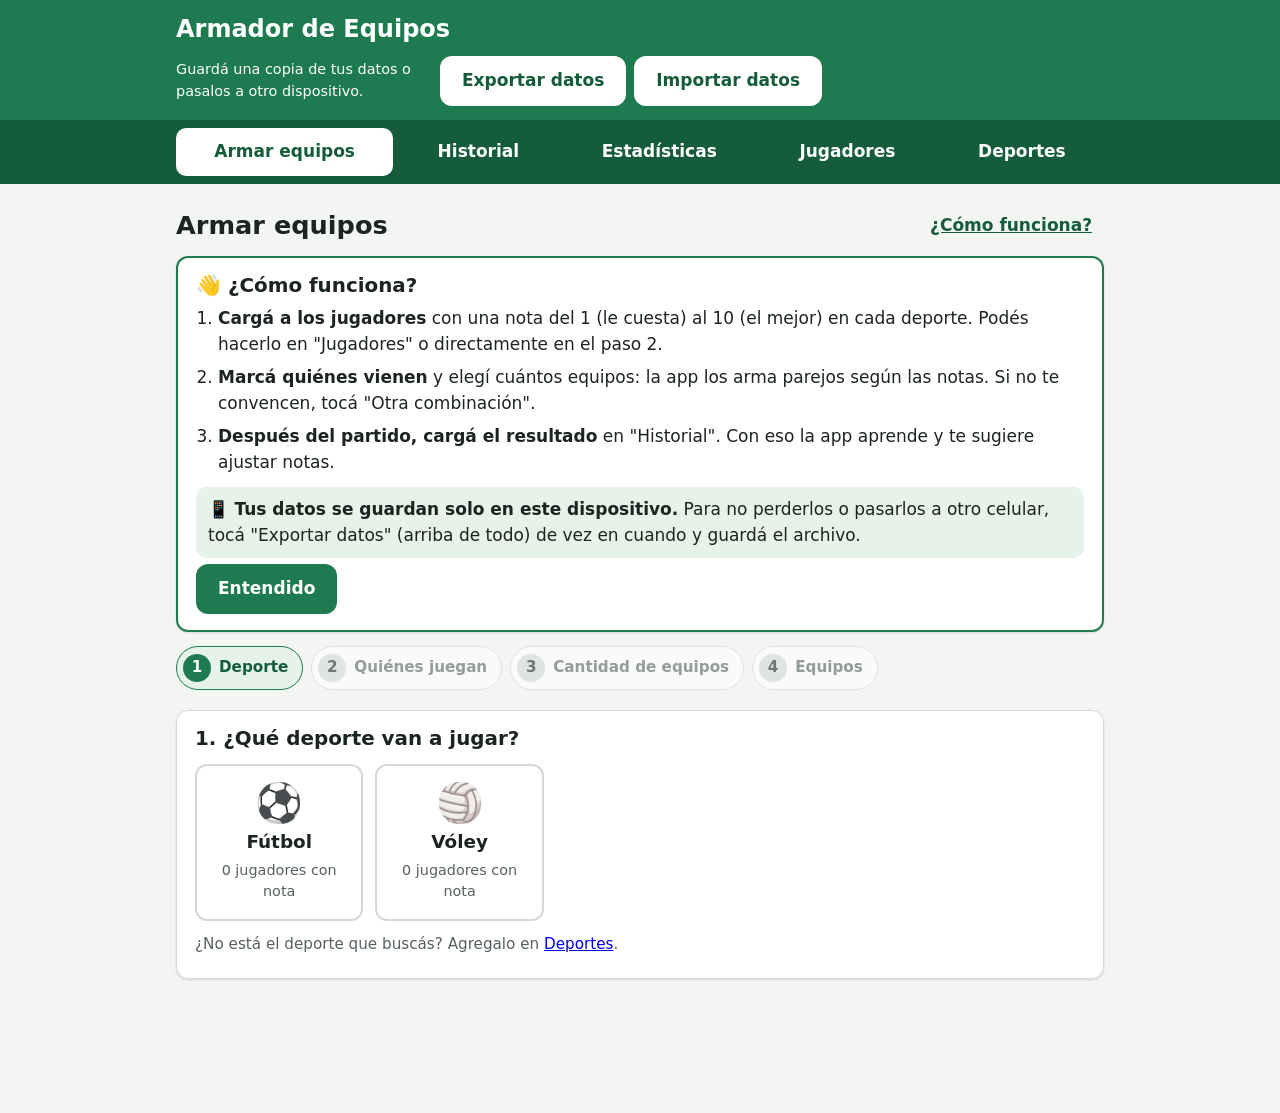
<file: index.html>
<!DOCTYPE html>
<html lang="es">
<head>
  <meta charset="UTF-8">
  <meta name="viewport" content="width=device-width, initial-scale=1">
  <title>Armador de Equipos</title>
  <!-- Ícono de la pestaña: una pelota dibujada con un emoji -->
  <link rel="icon" href="data:image/svg+xml,<svg xmlns='http://www.w3.org/2000/svg' viewBox='0 0 100 100'><text y='.9em' font-size='90'>⚽</text></svg>">
  <link rel="stylesheet" href="styles.css">
  <!-- Para poder "instalar" la app en el celular (ícono en la pantalla de inicio).
       El archivo manifest.webmanifest se agrega desde inicio.js solo cuando la app
       está publicada en internet (abierta con doble clic no hace falta y daría error). -->
  <meta name="theme-color" content="#1e7b4f">
  <link rel="apple-touch-icon" href="iconos/icono-180.png">
  <meta name="apple-mobile-web-app-capable" content="yes">
  <meta name="apple-mobile-web-app-title" content="Equipos">
</head>
<body>

  <!-- ===== ENCABEZADO: siempre visible arriba, igual en todas las pantallas ===== -->
  <header class="encabezado">
    <div class="contenedor encabezado-contenido">
      <h1 class="titulo-app">Armador de Equipos</h1>

      <!-- Respaldo de datos: Exportar / Importar -->
      <div class="caja-respaldo">
        <p class="caja-respaldo-texto">Guardá una copia de tus datos o pasalos a otro dispositivo.</p>
        <div class="caja-respaldo-botones">
          <button type="button" id="boton-exportar" class="boton boton-claro">Exportar datos</button>
          <button type="button" id="boton-importar" class="boton boton-claro">Importar datos</button>
          <!-- Selector de archivo oculto: lo abre el botón "Importar datos" -->
          <input type="file" id="archivo-importar" accept=".json,application/json" hidden>
        </div>
      </div>
    </div>

    <!-- Menú principal. Cada enlace cambia la parte "#..." de la dirección
         y la app muestra la pantalla que corresponde.
         En la compu va arriba; en el celular, fijo abajo (con íconos), como en las apps. -->
    <nav class="menu" aria-label="Menú principal">
      <div class="contenedor menu-contenido">
        <a href="#armar" data-pantalla="armar" class="menu-boton">
          <span class="menu-icono" aria-hidden="true">⚖️</span>
          <span class="menu-texto-largo">Armar equipos</span><span class="menu-texto-corto">Armar</span>
        </a>
        <a href="#historial" data-pantalla="historial" class="menu-boton">
          <span class="menu-icono" aria-hidden="true">📋</span><span>Historial</span>
        </a>
        <a href="#estadisticas" data-pantalla="estadisticas" class="menu-boton">
          <span class="menu-icono" aria-hidden="true">📊</span><span>Estadísticas</span>
        </a>
        <a href="#jugadores" data-pantalla="jugadores" class="menu-boton">
          <span class="menu-icono" aria-hidden="true">👥</span><span>Jugadores</span>
        </a>
        <a href="#deportes" data-pantalla="deportes" class="menu-boton">
          <span class="menu-icono" aria-hidden="true">🏅</span><span>Deportes</span>
        </a>
      </div>
    </nav>
  </header>

  <!-- Avisos importantes que quedan fijos (ej: "este navegador no puede guardar") -->
  <div id="aviso-fijo" class="contenedor" hidden></div>

  <!-- Recordatorio de hacer una copia de los datos (aparece solo cuando hace falta) -->
  <div id="recordatorios" class="contenedor"></div>

  <!-- Acá se dibuja la pantalla elegida en el menú -->
  <main id="pantalla" class="contenedor" tabindex="-1"></main>

  <!-- Mensajes cortos que aparecen abajo y se van solos -->
  <div id="avisos" class="avisos" aria-live="polite"></div>

  <!-- Ventana para pedir confirmación antes de borrar o reemplazar algo -->
  <dialog id="dialogo" class="dialogo" aria-labelledby="dialogo-titulo">
    <h2 id="dialogo-titulo"></h2>
    <div id="dialogo-mensaje" class="dialogo-mensaje"></div>
    <div class="dialogo-botones">
      <button type="button" id="dialogo-cancelar" class="boton boton-secundario">Cancelar</button>
      <button type="button" id="dialogo-confirmar" class="boton boton-principal">Aceptar</button>
    </div>
  </dialog>

  <noscript>
    <p class="contenedor">Esta app necesita JavaScript para funcionar. Activalo en tu navegador y volvé a abrirla.</p>
  </noscript>

  <!-- ===== SCRIPTS: el orden importa (cada uno usa cosas de los anteriores) ===== -->
  <script src="js/datos.js"></script>              <!-- datos y guardado -->
  <script src="js/cambios.js"></script>            <!-- cambios sobre jugadores y deportes -->
  <script src="js/balanceo.js"></script>           <!-- algoritmo para armar equipos parejos -->
  <script src="js/calculos.js"></script>           <!-- cuentas para estadísticas y sugerencias -->
  <script src="js/ui.js"></script>                 <!-- herramientas de pantalla comunes -->
  <script src="js/respaldo.js"></script>           <!-- exportar / importar -->
  <script src="js/pantalla-armar.js"></script>
  <script src="js/pantalla-historial.js"></script>
  <script src="js/pantalla-estadisticas.js"></script>
  <script src="js/pantalla-jugadores.js"></script>
  <script src="js/pantalla-deportes.js"></script>
  <script src="js/inicio.js"></script>             <!-- arranca la app (siempre último) -->
</body>
</html>
</file>
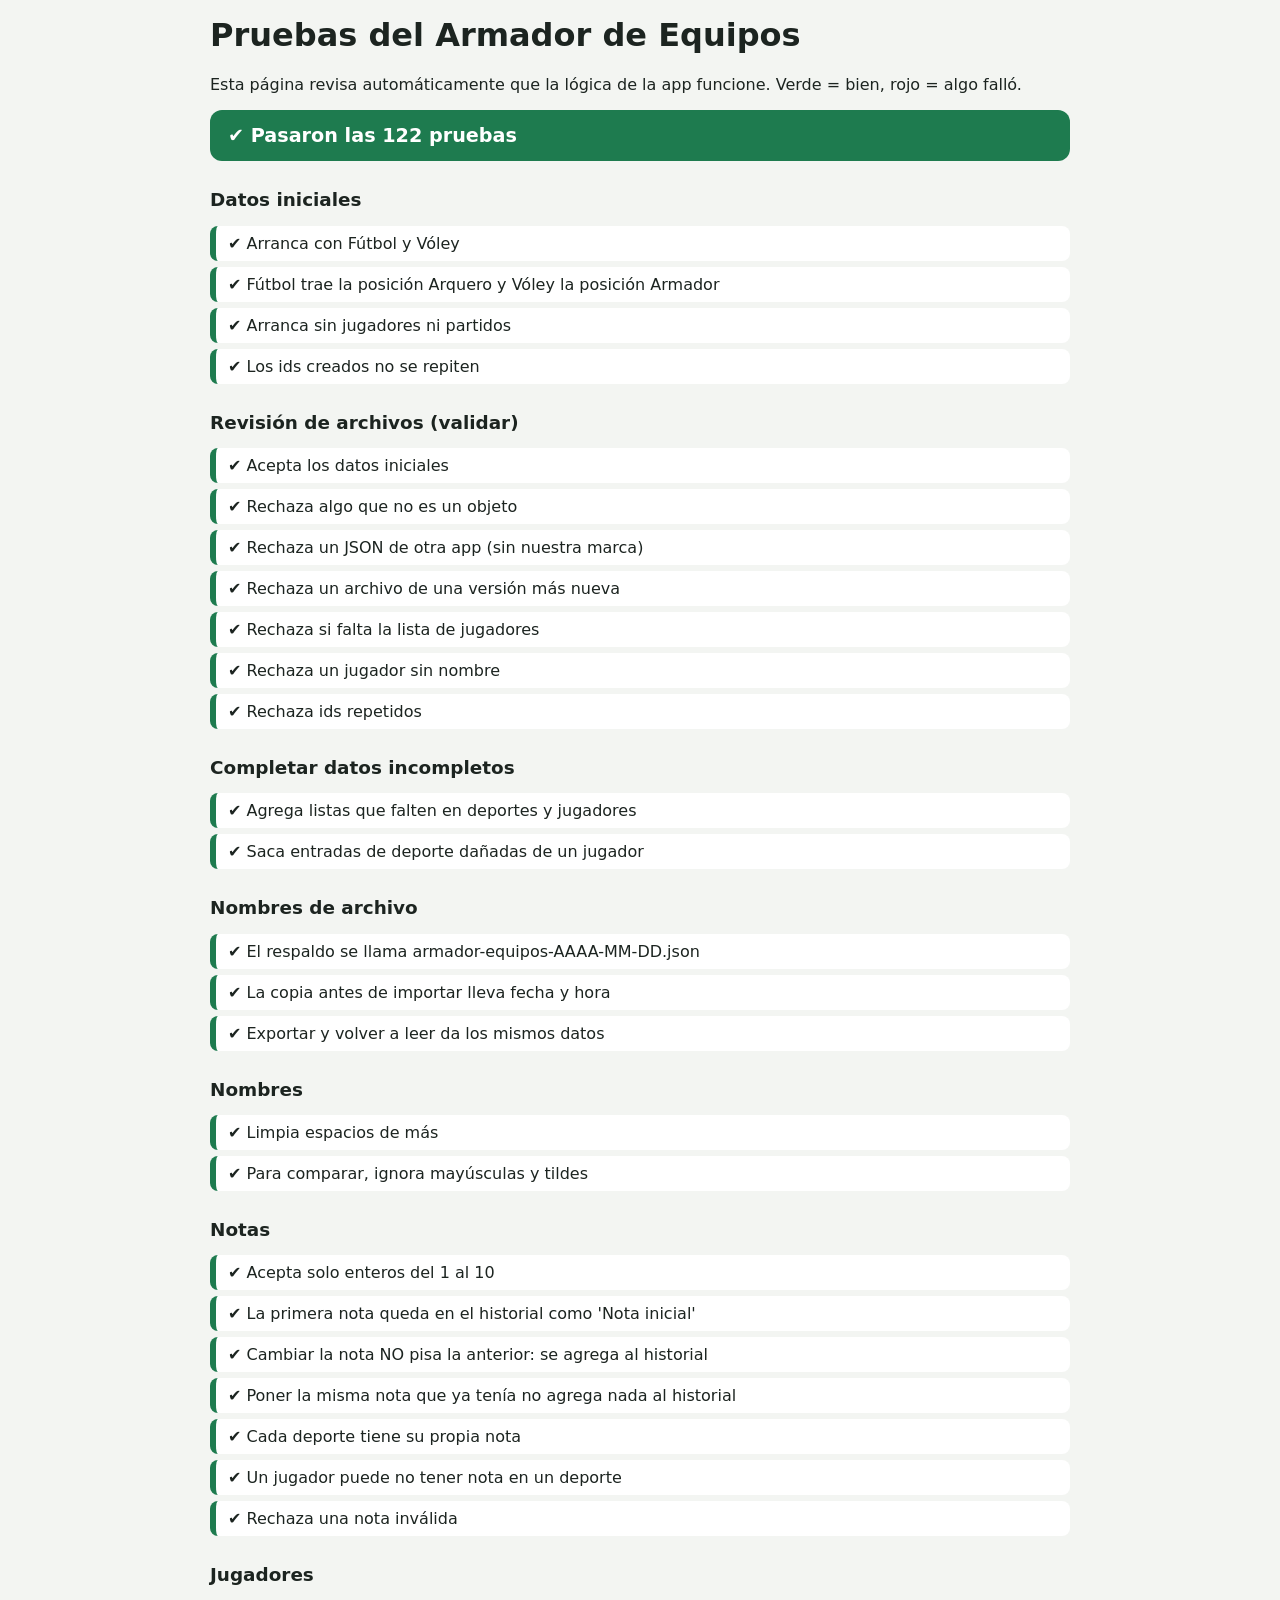
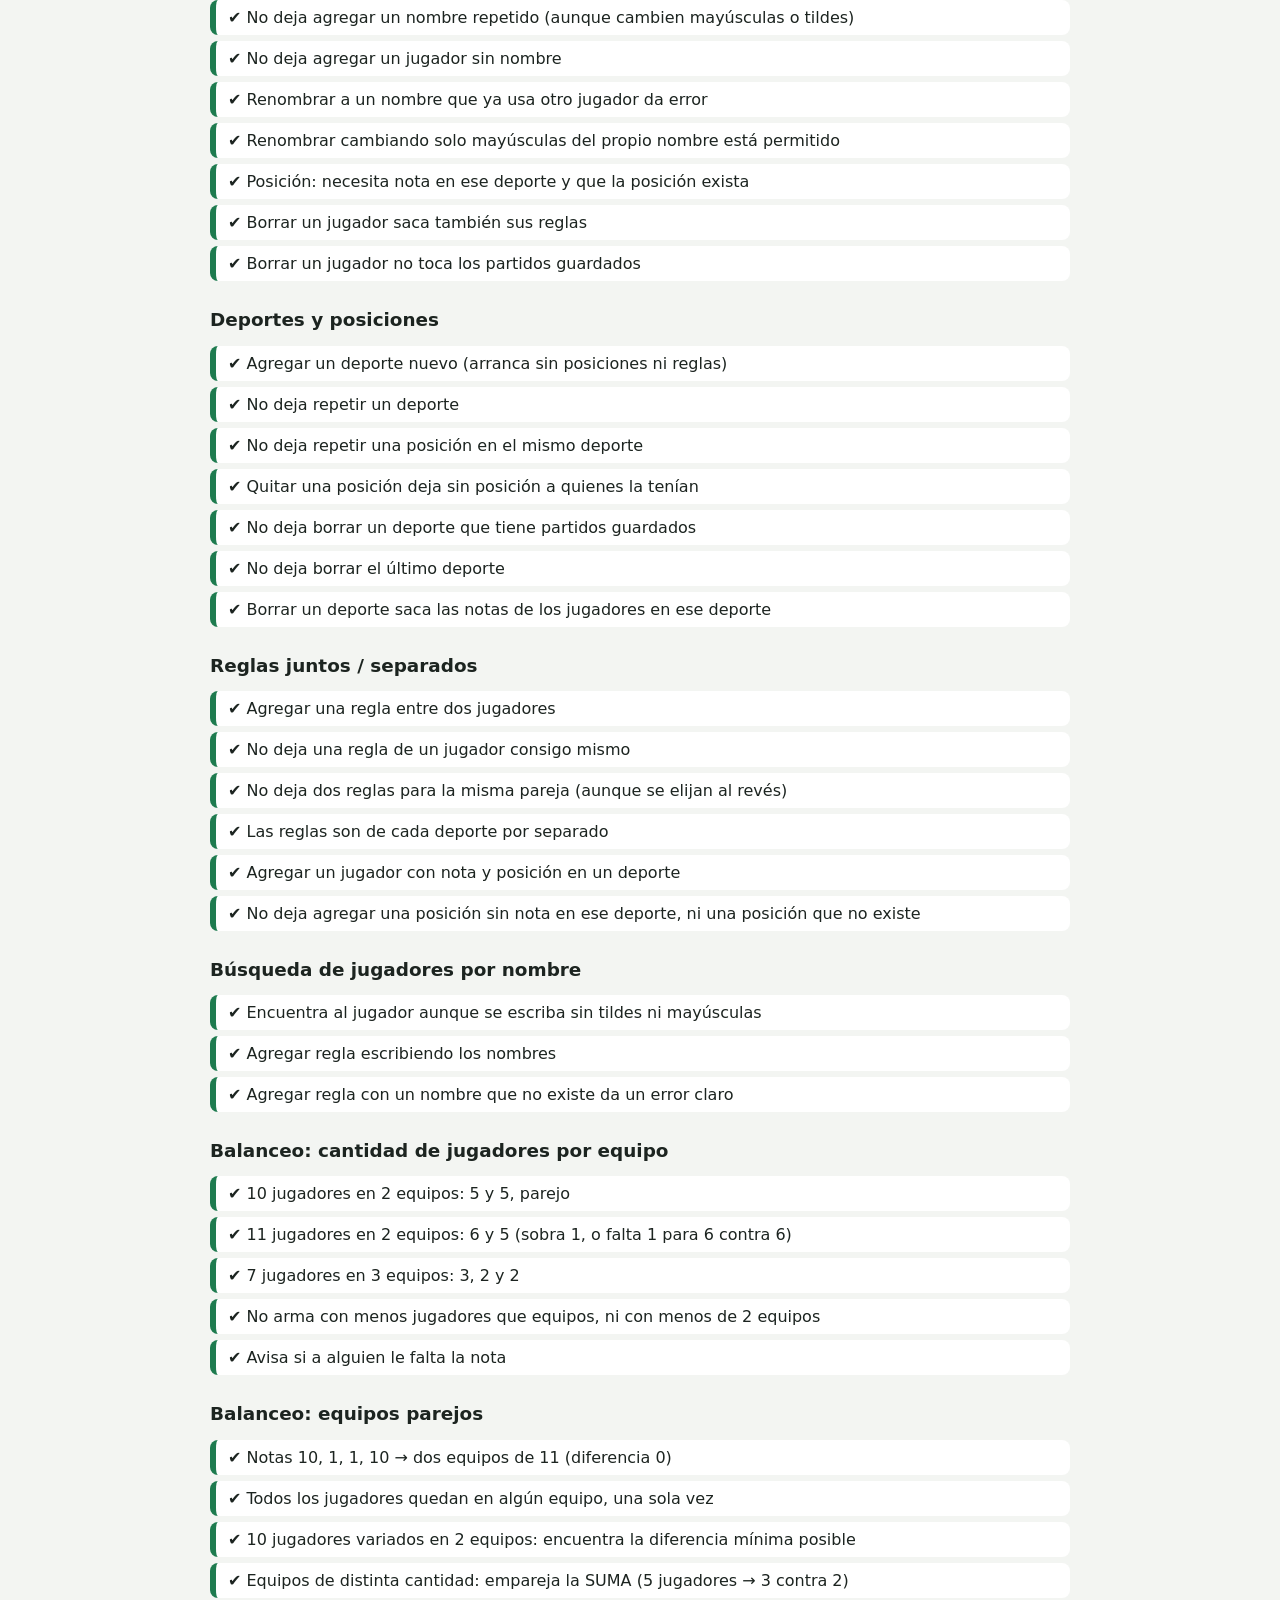
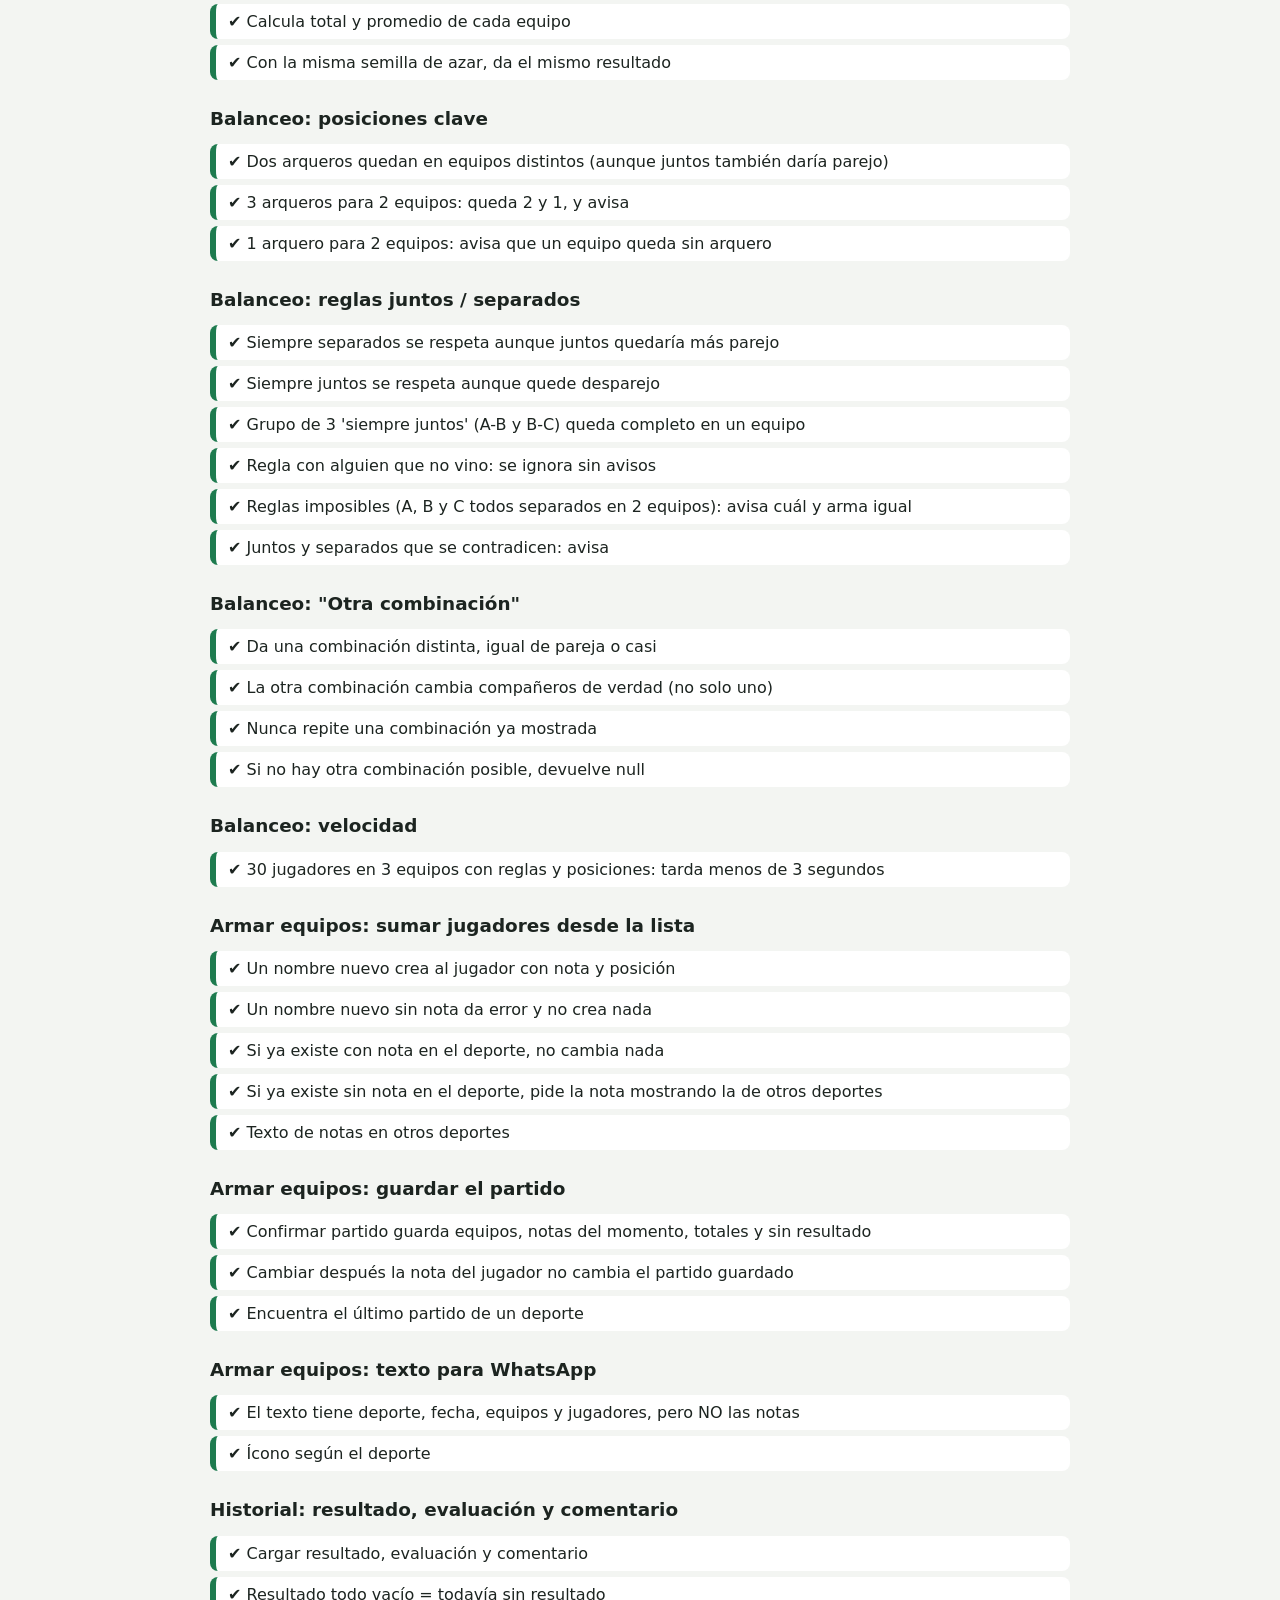
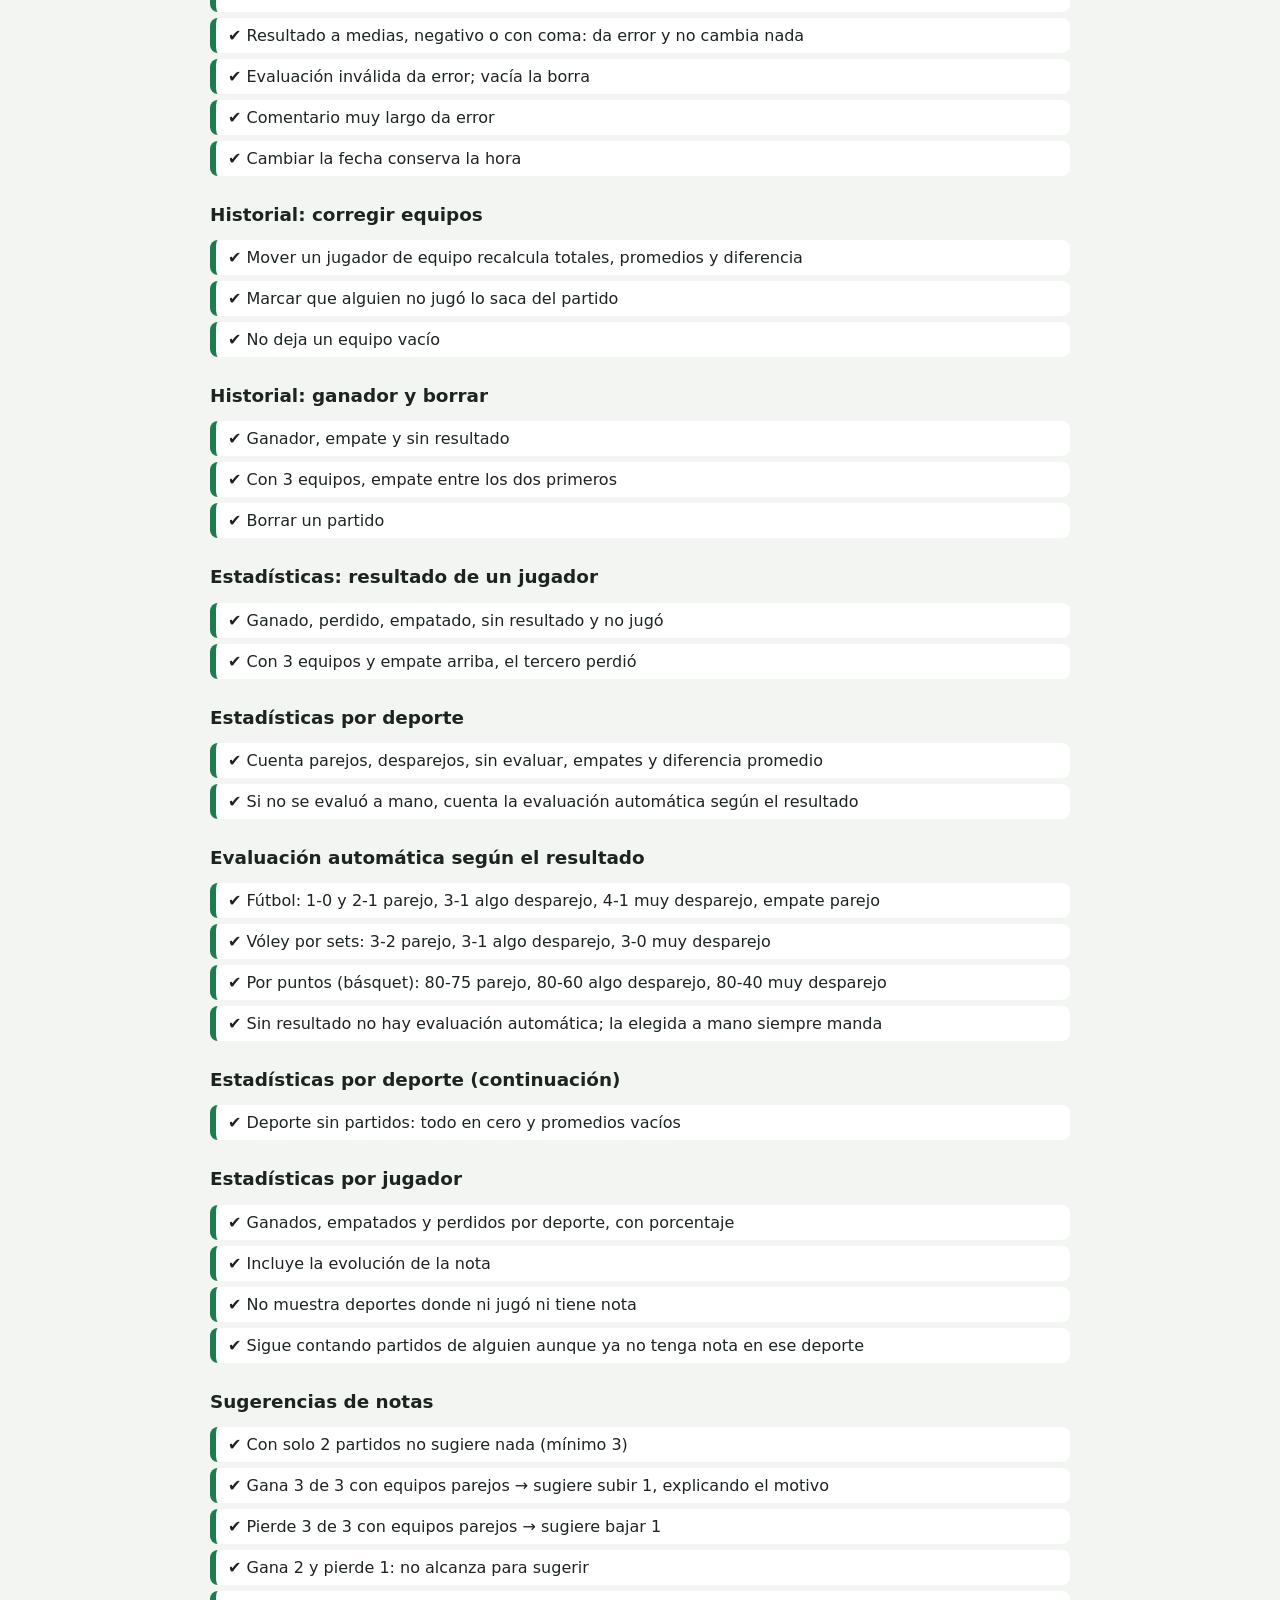
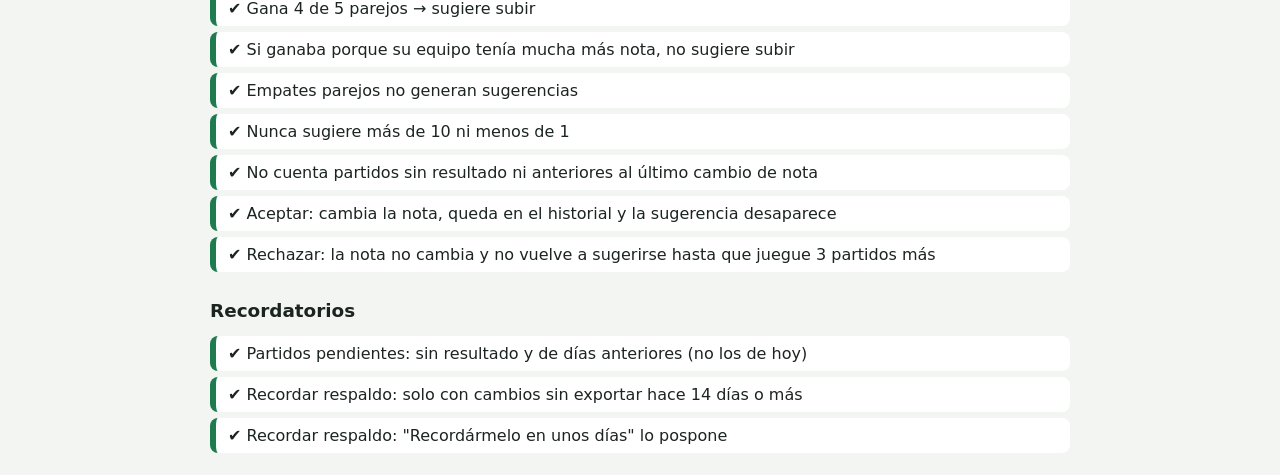
<file: tests.html>
<!DOCTYPE html>
<html lang="es">
<head>
  <meta charset="UTF-8">
  <meta name="viewport" content="width=device-width, initial-scale=1">
  <title>Pruebas · Armador de Equipos</title>
  <style>
    body { font-family: system-ui, Arial, sans-serif; max-width: 860px; margin: 0 auto; padding: 16px; background: #f3f5f2; color: #1c2420; }
    h1 { margin-top: 0; }
    .resumen { padding: 14px 18px; border-radius: 12px; font-size: 1.2rem; font-weight: 700; color: #fff; }
    .resumen.todo-bien { background: #1e7b4f; }
    .resumen.hay-fallas { background: #b3261e; }
    h2 { margin-top: 28px; font-size: 1.15rem; }
    ul { list-style: none; padding: 0; margin: 0; }
    li { padding: 8px 12px; margin-bottom: 6px; border-radius: 8px; background: #fff; border-left: 6px solid; }
    li.paso { border-color: #1e7b4f; }
    li.falla { border-color: #b3261e; background: #fbe9e7; }
    .detalle { display: block; margin-top: 4px; font-family: Consolas, monospace; font-size: .9rem; color: #8f1e18; white-space: pre-wrap; }
  </style>
</head>
<body>
  <h1>Pruebas del Armador de Equipos</h1>
  <p>Esta página revisa automáticamente que la lógica de la app funcione. Verde = bien, rojo = algo falló.</p>
  <div id="resumen" class="resumen">Corriendo pruebas…</div>
  <div id="resultados"></div>

  <noscript>
    <p class="resumen hay-fallas">Este navegador tiene JavaScript desactivado, así que las pruebas no pueden correr.</p>
  </noscript>

  <!-- Si algún archivo tiene un error, lo mostramos en la página en vez de quedar "Corriendo pruebas…" -->
  <script>
    window.addEventListener("error", function (evento) {
      var resumen = document.getElementById("resumen");
      resumen.className = "resumen hay-fallas";
      resumen.textContent = "✘ Error al cargar las pruebas: " + evento.message +
        (evento.filename ? " (en " + evento.filename.split("/").pop() + ", línea " + evento.lineno + ")" : "");
    });
  </script>

  <!-- Los mismos archivos de lógica que usa la app (sin las pantallas) -->
  <script src="js/datos.js"></script>
  <script src="js/cambios.js"></script>
  <script src="js/balanceo.js"></script>
  <script src="js/calculos.js"></script>
  <!-- Las pruebas -->
  <script src="js/tests.js"></script>

  <!-- Si después de todo sigue diciendo "Corriendo pruebas…", es que no se pudieron cargar los archivos -->
  <script>
    if (document.getElementById("resumen").textContent === "Corriendo pruebas…") {
      document.getElementById("resumen").className = "resumen hay-fallas";
      document.getElementById("resumen").textContent =
        "✘ No se pudieron cargar los archivos de pruebas. Revisá que tests.html esté en la misma carpeta que la carpeta \"js\" " +
        "y abrilo con doble clic en Chrome, Edge o Firefox.";
    }
  </script>
</body>
</html>
</file>
<file: styles.css>
/* =========================================================
   styles.css — Aspecto visual de la app.
   Ordenado de lo general a lo particular:
   1. Colores y medidas (variables)
   2. Base
   3. Botones
   4. Encabezado, respaldo y menú
   5. Pantallas: títulos, tarjetas, mensajes vacíos, pasos
   6. Avisos y ventana de confirmación
   7. Ajustes para celular
   ========================================================= */

/* ---------- 1. Colores y medidas ----------
   Si querés cambiar un color en toda la app, cambialo acá. */
:root {
  --verde: #1e7b4f;
  --verde-oscuro: #145c3a;
  --verde-claro: #e5f3eb;
  --fondo: #f3f5f2;
  --tarjeta: #ffffff;
  --texto: #1c2420;
  --texto-suave: #56625c;
  --borde: #d3dad5;
  --rojo: #b3261e;
  --rojo-claro: #fbe9e7;
  --amarillo: #7a5000;
  --amarillo-claro: #fff4d6;
  --radio: 12px;
  --sombra: 0 1px 3px rgba(0, 0, 0, 0.08), 0 1px 2px rgba(0, 0, 0, 0.04);
}

/* ---------- 2. Base ---------- */
*,
*::before,
*::after {
  box-sizing: border-box;
}

html {
  -webkit-text-size-adjust: 100%;
}

body {
  margin: 0;
  font-family: system-ui, -apple-system, "Segoe UI", Roboto, Arial, sans-serif;
  font-size: 17px;
  line-height: 1.5;
  color: var(--texto);
  background: var(--fondo);
}

h1,
h2,
h3 {
  line-height: 1.25;
}

/* Ancho máximo del contenido, centrado, con margen a los costados */
.contenedor {
  max-width: 960px;
  margin: 0 auto;
  padding: 0 16px;
}

/* ---------- 3. Botones ----------
   Todos miden al menos 48px de alto para tocarlos cómodo con el dedo. */
.boton {
  display: inline-flex;
  align-items: center;
  justify-content: center;
  gap: 8px;
  min-height: 48px;
  padding: 10px 20px;
  border: 2px solid transparent;
  border-radius: var(--radio);
  font: inherit;
  font-weight: 600;
  text-align: center;
  text-decoration: none;
  cursor: pointer;
}

/* Borde amarillo bien visible cuando se navega con teclado */
.boton:focus-visible,
.menu-boton:focus-visible {
  outline: 3px solid #f2b705;
  outline-offset: 2px;
}

.boton-principal {
  background: var(--verde);
  color: #fff;
}
.boton-principal:hover {
  background: var(--verde-oscuro);
}

.boton-secundario {
  background: #fff;
  color: var(--verde-oscuro);
  border-color: var(--verde);
}
.boton-secundario:hover {
  background: var(--verde-claro);
}

.boton-peligro {
  background: var(--rojo);
  color: #fff;
}
.boton-peligro:hover {
  background: #8f1e18;
}

/* Botón blanco para usar sobre el fondo verde del encabezado */
.boton-claro {
  background: #fff;
  color: var(--verde-oscuro);
}
.boton-claro:hover {
  background: var(--verde-claro);
}

.boton:disabled {
  opacity: 0.5;
  cursor: not-allowed;
}

/* ---------- 4. Encabezado, respaldo y menú ---------- */
.encabezado {
  background: var(--verde);
  color: #fff;
}

.encabezado-contenido {
  display: flex;
  flex-wrap: wrap;
  align-items: center;
  justify-content: space-between;
  gap: 12px 24px;
  padding-top: 14px;
  padding-bottom: 14px;
}

.titulo-app {
  margin: 0;
  font-size: 1.5rem;
}

.caja-respaldo {
  display: flex;
  flex-wrap: wrap;
  align-items: center;
  gap: 10px 14px;
}

.caja-respaldo-texto {
  margin: 0;
  max-width: 250px;
  font-size: 0.9rem;
}

.caja-respaldo-botones {
  display: flex;
  gap: 8px;
}

.menu {
  background: var(--verde-oscuro);
}

.menu-contenido {
  display: flex;
  flex-wrap: wrap;
  gap: 6px;
  padding-top: 8px;
  padding-bottom: 8px;
}

.menu-boton {
  flex: 1 1 auto;
  display: flex;
  align-items: center;
  justify-content: center;
  min-height: 48px;
  padding: 8px 14px;
  border-radius: 10px;
  color: #fff;
  font-weight: 600;
  text-align: center;
  text-decoration: none;
}
/* En la compu el menú muestra solo el texto largo; los íconos y textos cortos son para el celular */
.menu-icono,
.menu-texto-corto {
  display: none;
}
.menu-boton:hover {
  background: rgba(255, 255, 255, 0.12);
}

/* La pantalla en la que estás se marca en blanco */
.menu-boton[aria-current="page"] {
  background: #fff;
  color: var(--verde-oscuro);
}

/* ---------- 5. Pantallas ---------- */
/* Se usa "#pantalla" (y no "main") para que le gane a ".contenedor",
   que también define el padding. */
#pantalla {
  padding-top: 20px;
  /* espacio abajo para que los avisos flotantes no tapen nada */
  padding-bottom: 120px;
  outline: none;
}

.pantalla-titulo {
  margin: 0 0 6px;
  font-size: 1.6rem;
}

.pantalla-descripcion {
  margin: 0 0 20px;
  color: var(--texto-suave);
}

.tarjeta {
  margin-bottom: 14px;
  padding: 16px 18px;
  background: var(--tarjeta);
  border: 1px solid var(--borde);
  border-radius: var(--radio);
  box-shadow: var(--sombra);
}
.tarjeta h3 {
  margin: 0 0 6px;
}
.tarjeta p {
  margin: 0 0 6px;
}

/* Mensaje que aparece cuando todavía no hay datos */
.vacio {
  padding: 32px 20px;
  text-align: center;
  background: var(--tarjeta);
  border: 2px dashed var(--borde);
  border-radius: var(--radio);
}
.vacio-icono {
  margin-bottom: 8px;
  font-size: 2.6rem;
  line-height: 1;
}
.vacio h3 {
  margin: 0 0 8px;
}
.vacio p {
  max-width: 480px;
  margin: 0 auto 16px;
  color: var(--texto-suave);
}
.vacio p:last-child {
  margin-bottom: 0;
}

/* Pasos numerados de "Armar equipos" */
.pasos {
  display: flex;
  flex-wrap: wrap;
  gap: 8px;
  margin: 0 0 20px;
  padding: 0;
  list-style: none;
}
.paso {
  display: flex;
  align-items: center;
  gap: 8px;
  min-height: 44px;
  padding: 6px 14px 6px 6px;
  font: inherit;
  font-size: 0.95rem;
  font-weight: 600;
  cursor: pointer;
  color: var(--texto-suave);
  background: #fff;
  border: 1px solid var(--borde);
  border-radius: 999px;
}
.paso-numero {
  display: inline-flex;
  align-items: center;
  justify-content: center;
  width: 28px;
  height: 28px;
  color: var(--texto);
  background: var(--borde);
  border-radius: 50%;
}
.paso-activo {
  color: var(--verde-oscuro);
  background: var(--verde-claro);
  border-color: var(--verde);
}
.paso-activo .paso-numero {
  color: #fff;
  background: var(--verde);
}
/* Pasos ya hechos: se pueden tocar para volver */
.paso-hecho {
  color: var(--verde-oscuro);
}
.paso-hecho .paso-numero {
  color: var(--verde-oscuro);
  background: var(--verde-claro);
}
.paso:hover:not(:disabled):not(.paso-activo) {
  border-color: var(--verde);
}
.paso:disabled {
  cursor: default;
  opacity: 0.6;
}
.paso:focus-visible {
  outline: 3px solid #f2b705;
  outline-offset: 2px;
}

/* Etiqueta chiquita tipo "pastilla" (ej: posiciones clave) */
.etiqueta {
  display: inline-block;
  padding: 2px 10px;
  font-size: 0.9rem;
  font-weight: 600;
  color: var(--verde-oscuro);
  background: var(--verde-claro);
  border-radius: 999px;
}

.texto-suave {
  color: var(--texto-suave);
}

.subtitulo {
  margin: 28px 0 12px;
  font-size: 1.25rem;
}

.contador {
  margin: 0 0 10px;
  color: var(--texto-suave);
}

/* Cabecera de tarjeta: título a la izquierda, botón a la derecha */
.tarjeta-cabecera {
  display: flex;
  flex-wrap: wrap;
  align-items: center;
  justify-content: space-between;
  gap: 8px 12px;
}
.tarjeta-cabecera h3 {
  margin: 0;
}

/* Tarjeta que se está editando: borde verde para que se note */
.tarjeta-editando {
  border: 2px solid var(--verde);
}

/* Pastillas con la nota de cada deporte */
.chips {
  display: flex;
  flex-wrap: wrap;
  gap: 6px;
  margin-top: 10px;
}
.chip {
  padding: 4px 12px;
  font-size: 0.95rem;
  color: var(--verde-oscuro);
  background: var(--verde-claro);
  border-radius: 999px;
}
.chip-vacio {
  color: var(--texto-suave);
  background: #eceeec;
}

/* Secciones dentro de una tarjeta (separadas por una línea) */
.seccion {
  margin-top: 16px;
  padding-top: 16px;
  border-top: 1px solid var(--borde);
}
.seccion h4 {
  margin: 0 0 4px;
  font-size: 1.05rem;
}

/* Lista de elementos con un botón a la derecha (posiciones, reglas) */
.lista-items {
  margin: 0 0 12px;
  padding: 0;
  list-style: none;
}
.fila-item {
  display: flex;
  flex-wrap: wrap;
  align-items: center;
  justify-content: space-between;
  gap: 8px;
  padding: 8px 0;
  border-bottom: 1px solid var(--borde);
}

/* ---------- Formularios ---------- */
.campo {
  margin: 0 0 14px;
  padding: 0;
  border: 0;
  min-width: 0;
}

.campo > label,
.campo > legend,
.etiqueta-campo {
  display: block;
  margin-bottom: 6px;
  padding: 0;
  font-weight: 600;
}

.campo-chico {
  display: block;
}

/* Texto de ayuda debajo de un título o etiqueta */
.ayuda {
  margin: 0 0 10px;
  font-size: 0.95rem;
  color: var(--texto-suave);
}

input[type="text"],
input[type="search"],
input[type="number"],
input[type="date"],
textarea,
select {
  width: 100%;
  min-height: 48px;
  padding: 10px 12px;
  font: inherit;
  font-size: 1rem; /* 16px o más: evita que el celular haga zoom al tocar */
  color: var(--texto);
  background: #fff;
  border: 2px solid var(--borde);
  border-radius: 10px;
}
input[type="text"]:focus,
input[type="search"]:focus,
input[type="number"]:focus,
input[type="date"]:focus,
textarea:focus,
select:focus {
  outline: none;
  border-color: var(--verde);
  box-shadow: 0 0 0 3px rgba(30, 123, 79, 0.2);
}

/* Campos en columnas que se acomodan solas según el ancho */
.grilla-campos {
  display: grid;
  grid-template-columns: repeat(auto-fill, minmax(150px, 1fr));
  gap: 10px 14px;
}

/* Fila: campo(s) + botón al costado */
.fila-form {
  display: flex;
  flex-wrap: wrap;
  align-items: flex-end;
  gap: 10px;
}
.fila-form > .campo {
  flex: 1 1 200px;
  margin-bottom: 0;
}
.fila-regla > .campo {
  flex: 1 1 160px;
}

/* Barra de arriba de una lista: buscador + botón "Agregar" */
.barra-herramientas {
  display: flex;
  flex-wrap: wrap;
  align-items: flex-end;
  gap: 10px;
  margin-bottom: 16px;
}
.barra-herramientas > .campo {
  flex: 1 1 240px;
  margin-bottom: 0;
}

/* Mensaje de error debajo de un formulario */
.error-campo {
  margin: 12px 0;
  padding: 10px 12px;
  font-weight: 600;
  color: var(--rojo);
  background: var(--rojo-claro);
  border-radius: 10px;
}

/* Bloque de un deporte dentro del editor de jugador */
.bloque-deporte {
  margin: 0 0 12px;
  padding: 12px 14px;
  background: var(--fondo);
  border: 0;
  border-radius: 10px;
  min-width: 0;
}
.bloque-deporte legend {
  float: left; /* truco para que la leyenda quede adentro del bloque */
  width: 100%;
  margin-bottom: 8px;
  padding: 0;
  font-weight: 700;
}
.bloque-deporte legend + * {
  clear: both;
}

/* Lista desplegable "Ver cómo cambió la nota" */
.evolucion {
  margin-top: 8px;
}
.evolucion summary {
  display: flex;
  align-items: center;
  min-height: 44px;
  font-weight: 600;
  color: var(--verde-oscuro);
  cursor: pointer;
}
.evolucion ul {
  margin: 0;
  padding: 0;
  list-style: none;
}
.evolucion li {
  padding: 2px 0;
}

/* Fila de botones al pie de un formulario */
.acciones {
  display: flex;
  flex-wrap: wrap;
  gap: 10px;
  margin-top: 8px;
}

/* Botón un poco más bajo, para usar dentro de listas */
.boton-chico {
  min-height: 44px;
  padding: 6px 14px;
  font-size: 0.95rem;
}

/* Botón de borrar "discreto": blanco con borde rojo */
.boton-peligro-borde {
  color: var(--rojo);
  background: #fff;
  border-color: var(--rojo);
}
.boton-peligro-borde:hover {
  background: var(--rojo-claro);
}

/* ---------- Pantalla "Armar equipos" ---------- */

/* Texto que solo leen los lectores de pantalla (para personas ciegas) */
.solo-lectores {
  position: absolute;
  width: 1px;
  height: 1px;
  overflow: hidden;
  clip: rect(0 0 0 0);
  white-space: nowrap;
}

/* Paso 1: botones grandes de deportes */
.grilla-deportes {
  display: grid;
  grid-template-columns: repeat(auto-fill, minmax(160px, 1fr));
  gap: 12px;
  margin: 12px 0;
}
.boton-deporte {
  display: flex;
  flex-direction: column;
  align-items: center;
  gap: 4px;
  min-height: 120px;
  padding: 16px 10px;
  font: inherit;
  color: var(--texto);
  background: #fff;
  border: 2px solid var(--borde);
  border-radius: var(--radio);
  cursor: pointer;
}
.boton-deporte:hover {
  border-color: var(--verde);
  background: var(--verde-claro);
}
.boton-deporte:focus-visible {
  outline: 3px solid #f2b705;
  outline-offset: 2px;
}
.boton-deporte.elegido {
  border-color: var(--verde);
  background: var(--verde-claro);
}
.boton-deporte-icono {
  font-size: 2.4rem;
  line-height: 1.1;
}
.boton-deporte-nombre {
  font-size: 1.15rem;
  font-weight: 700;
}
.boton-deporte-detalle {
  font-size: 0.9rem;
  color: var(--texto-suave);
}

/* Paso 2: formulario chico dentro de la tarjeta */
.caja-formulario {
  margin: 0 0 16px;
  padding: 14px;
  background: var(--fondo);
  border: 2px solid var(--verde);
  border-radius: var(--radio);
}
.caja-formulario h4 {
  margin: 0 0 10px;
}

.atajos {
  display: flex;
  flex-wrap: wrap;
  gap: 8px;
  margin-bottom: 12px;
}

.subtitulo-lista {
  margin: 20px 0 4px;
}

/* Lista de jugadores para marcar */
.lista-presentes {
  margin: 0;
  padding: 0;
  list-style: none;
}
.fila-presente {
  display: flex;
  flex-wrap: wrap;
  align-items: center;
  gap: 4px 10px;
  padding: 4px 8px 4px 4px;
  border-bottom: 1px solid var(--borde);
  border-radius: 8px;
}
.fila-presente.marcado {
  background: var(--verde-claro);
}
.fila-presente.falta-nota {
  background: var(--amarillo-claro);
}
/* Toda la parte izquierda (casilla + nombre) se puede tocar */
.fila-presente-marca {
  flex: 1 1 auto;
  display: flex;
  align-items: center;
  gap: 12px;
  min-height: 52px;
  padding: 4px 8px;
  cursor: pointer;
}
.fila-presente-marca input {
  flex: none;
  width: 24px;
  height: 24px;
  accent-color: var(--verde);
  cursor: pointer;
}
.fila-presente-nombre {
  font-weight: 600;
}
.fila-presente-nota select {
  width: auto;
  min-width: 96px;
}
.fila-presente-aviso {
  flex: 1 1 100%;
  margin: 0 0 6px 44px;
  font-size: 0.95rem;
  color: var(--amarillo);
}

/* Barra pegada abajo con el contador y el botón "Siguiente" */
.barra-fija-abajo {
  position: sticky;
  bottom: 0;
  z-index: 10;
  margin: 0 -16px;
  padding: 10px 16px;
  background: rgba(243, 245, 242, 0.96);
  border-top: 1px solid var(--borde);
  box-shadow: 0 -4px 12px rgba(0, 0, 0, 0.06);
}
.barra-fija-abajo .error-campo {
  margin: 0 0 8px;
}
.barra-fija-contenido {
  display: flex;
  flex-wrap: wrap;
  align-items: center;
  justify-content: space-between;
  gap: 10px;
}
.contador-presentes {
  font-size: 1.05rem;
}
/* Si hay barra abajo, los avisos flotantes aparecen más arriba para no taparla */
body:has(.barra-fija-abajo) .avisos {
  bottom: 110px;
}

/* Paso 3: botones de cantidad de equipos */
.grilla-cantidades {
  display: grid;
  grid-template-columns: repeat(auto-fill, minmax(110px, 1fr));
  gap: 10px;
  margin: 12px 0;
}
.boton-cantidad {
  display: flex;
  flex-direction: column;
  align-items: center;
  min-height: 100px;
  padding: 10px 6px;
  font: inherit;
  color: var(--texto);
  background: #fff;
  border: 2px solid var(--borde);
  border-radius: var(--radio);
  cursor: pointer;
}
.boton-cantidad:hover,
.boton-cantidad.elegido {
  border-color: var(--verde);
  background: var(--verde-claro);
}
.boton-cantidad:focus-visible {
  outline: 3px solid #f2b705;
  outline-offset: 2px;
}
.boton-cantidad-numero {
  font-size: 2rem;
  font-weight: 700;
  line-height: 1.1;
}
.boton-cantidad-detalle {
  font-size: 0.9rem;
  color: var(--texto-suave);
}
.boton-cantidad-aviso {
  margin-top: 2px;
  font-size: 0.8rem;
  font-weight: 600;
  color: var(--amarillo);
}

/* Cajas de aviso (amarilla) y de éxito (verde) */
.caja-aviso,
.caja-exito {
  margin: 14px 0;
  padding: 14px 16px;
  border-radius: var(--radio);
}
.caja-aviso {
  color: #5c3c00;
  background: var(--amarillo-claro);
  border: 1px solid #f0d58c;
}
.caja-exito {
  color: var(--verde-oscuro);
  background: var(--verde-claro);
  border: 1px solid #a9d5bb;
}
.caja-aviso p,
.caja-exito p {
  margin: 0 0 8px;
}
.caja-aviso ul {
  margin: 0;
  padding-left: 20px;
}

/* Paso 4: equipos */
.seccion-equipos h3 {
  margin: 0 0 10px;
}
.resumen-diferencia {
  margin: 0 0 14px;
  padding: 12px 16px;
  background: #fff;
  border: 1px solid var(--borde);
  border-radius: var(--radio);
}
.resumen-diferencia p {
  margin: 0 0 4px;
}
.grilla-equipos {
  display: grid;
  grid-template-columns: repeat(auto-fit, minmax(240px, 1fr));
  gap: 14px;
}
.equipo {
  margin: 0;
  border-top: 6px solid var(--color-equipo, var(--verde));
}
.equipo h4 {
  margin: 0 0 4px;
  font-size: 1.2rem;
}
.equipo-totales {
  font-size: 0.95rem;
  color: var(--texto-suave);
}
.equipo-jugadores {
  margin: 8px 0 0;
  padding: 0;
  list-style: none;
}
.equipo-jugadores li {
  display: flex;
  align-items: center;
  justify-content: space-between;
  gap: 8px;
  padding: 6px 0;
  border-bottom: 1px solid var(--borde);
}
.equipo-jugadores li:last-child {
  border-bottom: 0;
}
.equipo-jugador-nota {
  flex: none;
  min-width: 32px;
  padding: 2px 8px;
  font-weight: 700;
  text-align: center;
  background: var(--fondo);
  border-radius: 8px;
}
/* Un color distinto para cada equipo */
.equipo-color-0 { --color-equipo: #1e7b4f; }
.equipo-color-1 { --color-equipo: #2563a8; }
.equipo-color-2 { --color-equipo: #c2560c; }
.equipo-color-3 { --color-equipo: #7a3db8; }
.equipo-color-4 { --color-equipo: #b3261e; }
.equipo-color-5 { --color-equipo: #4b5563; }

.acciones-equipos {
  margin-top: 16px;
}
.texto-copiar {
  width: 100%;
  padding: 10px 12px;
  font: inherit;
  border: 2px solid var(--borde);
  border-radius: 10px;
}

/* ---------- Pantalla "Historial" ---------- */

.centrado {
  text-align: center;
}

/* Botones de filtro por deporte */
.filtros {
  display: flex;
  flex-wrap: wrap;
  gap: 8px;
  margin-bottom: 14px;
}
.filtro {
  min-height: 44px;
  padding: 6px 14px;
  font: inherit;
  font-weight: 600;
  color: var(--texto);
  background: #fff;
  border: 2px solid var(--borde);
  border-radius: 999px;
  cursor: pointer;
}
.filtro:hover {
  border-color: var(--verde);
}
.filtro:focus-visible {
  outline: 3px solid #f2b705;
  outline-offset: 2px;
}
.filtro-activo {
  color: #fff;
  background: var(--verde);
  border-color: var(--verde);
}
.filtro-cantidad {
  display: inline-block;
  min-width: 24px;
  padding: 0 6px;
  margin-left: 4px;
  font-size: 0.85rem;
  text-align: center;
  color: var(--texto);
  background: var(--fondo);
  border-radius: 999px;
}

/* Tarjeta de partido */
.partido h3 {
  margin: 0;
}
.partido-fecha {
  font-weight: 400;
  color: var(--texto-suave);
}
.estado-partido {
  padding: 4px 12px;
  font-size: 0.95rem;
  font-weight: 600;
  border-radius: 999px;
}
.estado-listo {
  color: var(--verde-oscuro);
  background: var(--verde-claro);
}
.estado-pendiente {
  color: var(--amarillo);
  background: var(--amarillo-claro);
}

.partido-equipos {
  display: grid;
  grid-template-columns: repeat(auto-fit, minmax(220px, 1fr));
  gap: 10px;
  margin: 12px 0;
}
.partido-equipo {
  padding: 10px 12px;
  background: var(--fondo);
  border-left: 5px solid var(--color-equipo, var(--verde));
  border-radius: 8px;
}
.partido-equipo-ganador {
  background: var(--verde-claro);
}
.partido-equipo-cabecera {
  display: flex;
  align-items: center;
  gap: 8px;
}
.partido-marcador {
  margin-left: auto;
  font-size: 1.5rem;
  font-weight: 700;
  line-height: 1;
}
.partido-equipo-jugadores {
  margin: 6px 0 2px;
}
.partido-equipo-totales {
  margin: 0;
  font-size: 0.9rem;
}
.partido-comentario {
  font-style: italic;
}

/* Etiqueta de evaluación (Parejo / Algo desparejo / Muy desparejo) */
.evaluacion {
  display: inline-block;
  padding: 2px 10px;
  font-weight: 600;
  border-radius: 999px;
}
.evaluacion-parejo {
  color: var(--verde-oscuro);
  background: var(--verde-claro);
}
.evaluacion-algo {
  color: var(--amarillo);
  background: var(--amarillo-claro);
}
.evaluacion-muy {
  color: var(--rojo);
  background: var(--rojo-claro);
}
.evaluacion-ninguna {
  color: var(--texto-suave);
  background: #eceeec;
}

/* Formulario de partido */
.grilla-resultado {
  display: grid;
  grid-template-columns: repeat(auto-fill, minmax(140px, 1fr));
  gap: 12px;
}
.grilla-resultado input {
  font-size: 1.3rem;
  font-weight: 700;
  text-align: center;
}
.ayuda-equipo {
  display: block;
  margin-top: 4px;
  font-size: 0.85rem;
  color: var(--texto-suave);
}

/* Opciones de evaluación: botones grandes que funcionan como "radio" */
.opciones-evaluacion {
  display: flex;
  flex-wrap: wrap;
  gap: 8px;
}
.opcion-evaluacion {
  display: inline-flex;
  align-items: center;
  min-height: 48px;
  padding: 8px 16px;
  font-weight: 600;
  border: 2px solid transparent;
  border-radius: 999px;
  cursor: pointer;
  opacity: 0.75;
}
.opcion-radio:checked + .opcion-evaluacion {
  border-color: currentColor;
  opacity: 1;
  box-shadow: 0 0 0 2px #fff inset;
}
.opcion-radio:checked + .opcion-evaluacion::before {
  content: "✓ ";
  white-space: pre;
}
.opcion-radio:focus-visible + .opcion-evaluacion {
  outline: 3px solid #f2b705;
  outline-offset: 2px;
}

textarea {
  resize: vertical;
}
.campo-fecha input {
  max-width: 220px;
}
.select-angosto {
  width: auto;
  min-width: 140px;
}
.corregir-equipos {
  margin: 0 0 14px;
}
.corregir-equipos summary {
  display: flex;
  align-items: center;
  min-height: 44px;
  font-weight: 600;
  color: var(--verde-oscuro);
  cursor: pointer;
}

/* ---------- Pantalla "Estadísticas" ---------- */

.tarjeta h4 {
  margin: 14px 0 6px;
}

/* Números grandes con su explicación */
.grilla-numeros {
  display: grid;
  grid-template-columns: repeat(auto-fill, minmax(110px, 1fr));
  gap: 10px;
  margin: 10px 0;
}
.numero-destacado {
  display: flex;
  flex-direction: column;
  padding: 10px 12px;
  background: var(--fondo);
  border-radius: 10px;
}
.numero-destacado-valor {
  font-size: 1.7rem;
  font-weight: 700;
  line-height: 1.1;
}
.numero-destacado-etiqueta {
  font-size: 0.85rem;
  color: var(--texto-suave);
}

/* Barra dividida de evaluaciones (con 2px de separación entre partes) */
.barra-evaluaciones {
  display: flex;
  gap: 2px;
  height: 16px;
  margin: 8px 0;
}
.barra-evaluaciones-parte {
  min-width: 6px;
}
.barra-evaluaciones-parte:first-child {
  border-radius: 4px 0 0 4px;
}
.barra-evaluaciones-parte:last-child {
  border-radius: 0 4px 4px 0;
}
.barra-evaluaciones-parte:only-child {
  border-radius: 4px;
}
.leyenda {
  display: flex;
  flex-wrap: wrap;
  gap: 4px 16px;
  margin: 0 0 10px;
  padding: 0;
  list-style: none;
  font-size: 0.95rem;
}
.leyenda li {
  display: flex;
  align-items: center;
  gap: 6px;
}
.leyenda-muestra {
  width: 12px;
  height: 12px;
  border-radius: 3px;
}

/* Fila de jugador en "Por jugador" */
.fila-estadistica {
  display: flex;
  flex-wrap: wrap;
  align-items: center;
  justify-content: space-between;
  gap: 8px;
  padding: 10px 14px;
}

/* Gráfico de evolución de la nota */
.titulo-grafico {
  margin: 14px 0 4px;
  font-size: 0.95rem;
}
.grafico-nota {
  width: 100%;
  max-width: 640px;
}
.grafico-contenedor {
  position: relative;
}
.svg-grafico {
  display: block;
  overflow: visible;
}
.grafico-guia {
  stroke: #e3e7e4;
  stroke-width: 1;
}
.grafico-eje {
  font-size: 12px;
  fill: var(--texto-suave);
}
.grafico-linea {
  fill: none;
  stroke: var(--verde);
  stroke-width: 2;
  stroke-linejoin: round;
}
.grafico-zona {
  fill: transparent;
  cursor: pointer;
}
.grafico-marca {
  fill: var(--verde);
  stroke: #fff;
  stroke-width: 2;
}
.grafico-punto {
  outline: none;
}
.grafico-punto:hover .grafico-marca,
.grafico-punto:focus .grafico-marca {
  stroke: #f2b705;
  stroke-width: 3;
}
.grafico-etiqueta {
  font-size: 13px;
  font-weight: 700;
  fill: var(--texto);
}
.grafico-globo {
  position: absolute;
  z-index: 5;
  max-width: 240px;
  padding: 6px 10px;
  font-size: 0.85rem;
  color: #fff;
  background: #2f3b36;
  border-radius: 8px;
  pointer-events: none;
}

/* ---------- Sugerencias de notas (pantalla "Jugadores") ---------- */

.tarjeta-sugerencias {
  background: #fffbea;
  border: 2px solid #f0d58c;
}
.lista-sugerencias {
  margin: 0;
  padding: 0;
  list-style: none;
}
.sugerencia {
  padding: 12px 0;
  border-top: 1px solid #f0d58c;
}
.sugerencia-titulo {
  margin: 0 0 4px;
}
.sugerencia-cambio {
  padding: 1px 8px;
  font-weight: 700;
  background: #fff;
  border: 1px solid var(--borde);
  border-radius: 8px;
}
.sugerencia-motivo {
  margin: 0 0 6px;
}

/* Numerito sobre un botón del menú (ej: sugerencias pendientes) */
.insignia {
  display: inline-flex;
  align-items: center;
  justify-content: center;
  min-width: 22px;
  height: 22px;
  margin-left: 6px;
  padding: 0 6px;
  font-size: 0.8rem;
  font-weight: 700;
  color: #3d2a00;
  background: #f2b705;
  border-radius: 999px;
}

/* ---------- Guía, recordatorios y "Deshacer" ---------- */

/* Título de pantalla con el botón "¿Cómo funciona?" al costado */
.titulo-con-ayuda {
  display: flex;
  flex-wrap: wrap;
  align-items: center;
  justify-content: space-between;
  gap: 4px 12px;
  margin-bottom: 8px;
}
.titulo-con-ayuda .pantalla-titulo {
  margin: 0;
}
.boton-ayuda {
  min-height: 44px;
  padding: 6px 12px;
  font: inherit;
  font-weight: 600;
  color: var(--verde-oscuro);
  background: transparent;
  border: 0;
  border-radius: 10px;
  text-decoration: underline;
  cursor: pointer;
}
.boton-ayuda:hover {
  background: var(--verde-claro);
}
.boton-ayuda:focus-visible {
  outline: 3px solid #f2b705;
}

.guia {
  border: 2px solid var(--verde);
}
.guia-pasos {
  margin: 8px 0 12px;
  padding-left: 22px;
}
.guia-pasos li {
  margin-bottom: 8px;
}
.guia-nota {
  padding: 10px 12px;
  background: var(--verde-claro);
  border-radius: 10px;
}

.recordatorio {
  margin-top: 16px;
  margin-bottom: 0;
}

/* Botón dentro de un aviso flotante (ej: "Deshacer") */
.aviso-accion {
  flex: none;
  min-height: 40px;
  padding: 6px 14px;
  font: inherit;
  font-weight: 700;
  color: #fff;
  background: rgba(255, 255, 255, 0.18);
  border: 2px solid #fff;
  border-radius: 8px;
  cursor: pointer;
}
.aviso-accion:hover {
  background: rgba(255, 255, 255, 0.3);
}

/* ---------- 6. Avisos y ventana de confirmación ---------- */

/* Aviso amarillo que queda fijo arriba (problemas importantes) */
.aviso-fijo {
  margin-top: 16px;
  padding: 12px 16px;
  color: var(--amarillo);
  background: var(--amarillo-claro);
  border: 1px solid #f0d58c;
  border-radius: var(--radio);
}
.aviso-fijo p {
  margin: 0;
}

/* Avisos flotantes abajo de la pantalla */
.avisos {
  position: fixed;
  left: 0;
  right: 0;
  bottom: 16px;
  z-index: 50;
  display: flex;
  flex-direction: column;
  align-items: center;
  gap: 8px;
  padding: 0 16px;
  pointer-events: none; /* deja tocar lo que hay detrás, salvo el aviso en sí */
}
.aviso {
  display: flex;
  align-items: center;
  gap: 12px;
  width: 100%;
  max-width: 520px;
  padding: 12px 8px 12px 16px;
  color: #fff;
  background: #2f3b36;
  border-radius: var(--radio);
  box-shadow: 0 4px 16px rgba(0, 0, 0, 0.18);
  pointer-events: auto;
}
.aviso p {
  flex: 1;
  margin: 6px 0;
}
.aviso-exito {
  background: var(--verde-oscuro);
}
.aviso-error {
  background: var(--rojo);
}
.aviso-cerrar {
  flex: none;
  width: 40px;
  height: 40px;
  font-size: 1.1rem;
  color: inherit;
  background: transparent;
  border: 0;
  border-radius: 8px;
  cursor: pointer;
}
.aviso-cerrar:hover {
  background: rgba(255, 255, 255, 0.15);
}

/* Ventana de confirmación */
.dialogo {
  width: min(480px, calc(100% - 32px));
  padding: 22px;
  color: var(--texto);
  border: 0;
  border-radius: 16px;
  box-shadow: 0 10px 40px rgba(0, 0, 0, 0.25);
}
.dialogo::backdrop {
  background: rgba(0, 0, 0, 0.45);
}
.dialogo h2 {
  margin: 0 0 10px;
  font-size: 1.3rem;
}
.dialogo-mensaje p {
  margin: 0 0 10px;
}
.dialogo-mensaje ul {
  margin: 0 0 10px;
  padding-left: 20px;
}
.dialogo-botones {
  display: flex;
  flex-wrap: wrap;
  justify-content: flex-end;
  gap: 10px;
  margin-top: 18px;
}

/* ---------- 7. Ajustes para celular (pantallas angostas) ---------- */

/* Alto de la barra de menú de abajo (solo existe en celular) */
:root {
  --alto-menu-abajo: 0px;
}

@media (max-width: 640px) {
  :root {
    --alto-menu-abajo: 64px;
  }
  body {
    font-size: 16px;
  }

  /* Encabezado compacto: título, explicación en una línea y los dos botones */
  .titulo-app {
    font-size: 1.15rem;
  }
  .encabezado-contenido {
    gap: 6px;
    padding-top: 8px;
    padding-bottom: 10px;
  }
  .caja-respaldo {
    gap: 6px;
  }
  .caja-respaldo,
  .caja-respaldo-botones {
    width: 100%;
  }
  .caja-respaldo-texto {
    max-width: none;
    font-size: 0.8rem;
  }
  .caja-respaldo-botones .boton {
    flex: 1;
    min-height: 40px;
    padding: 6px 10px;
    font-size: 0.95rem;
  }

  /* Menú fijo abajo, con ícono y texto (como en las apps del celular) */
  .menu {
    position: fixed;
    left: 0;
    right: 0;
    bottom: 0;
    z-index: 40;
    padding-bottom: env(safe-area-inset-bottom, 0);
    box-shadow: 0 -2px 10px rgba(0, 0, 0, 0.15);
  }
  .menu-contenido {
    flex-wrap: nowrap;
    gap: 2px;
    padding: 4px;
  }
  .menu-boton {
    position: relative;
    flex: 1 1 0;
    flex-direction: column;
    gap: 2px;
    min-width: 0;
    min-height: 56px;
    padding: 4px 2px;
    font-size: 0.72rem;
    line-height: 1.2;
  }
  .menu-icono {
    display: block;
    font-size: 1.3rem;
    line-height: 1.1;
  }
  .menu-texto-largo {
    display: none;
  }
  .menu-texto-corto {
    display: inline;
  }
  .menu-boton .insignia {
    position: absolute;
    top: 2px;
    left: 50%;
    min-width: 18px;
    height: 18px;
    margin: 0 0 0 8px;
    padding: 0 4px;
    font-size: 0.7rem;
  }

  /* Espacio abajo para que el menú no tape el contenido */
  #pantalla {
    padding-top: 14px;
    padding-bottom: calc(140px + var(--alto-menu-abajo));
  }
  .barra-fija-abajo {
    bottom: var(--alto-menu-abajo);
  }
  .avisos {
    bottom: calc(var(--alto-menu-abajo) + 12px);
  }
  body:has(.barra-fija-abajo) .avisos {
    bottom: calc(var(--alto-menu-abajo) + 110px);
  }

  /* Pasos: en celular solo el paso actual muestra el nombre (los demás, el número) */
  .paso:not(.paso-activo) {
    padding: 6px;
  }
  .paso:not(.paso-activo) .paso-nombre {
    position: absolute;
    width: 1px;
    height: 1px;
    overflow: hidden;
    clip: rect(0 0 0 0);
    white-space: nowrap;
  }
  .pantalla-titulo {
    font-size: 1.35rem;
  }
  /* En celular, los botones de la ventana de confirmación
     y de los formularios ocupan todo el ancho */
  .dialogo-botones .boton,
  .fila-form > .boton,
  .barra-herramientas > .boton,
  .acciones .boton,
  .barra-fija-contenido .boton {
    flex: 1 1 100%;
  }
  .grilla-deportes {
    grid-template-columns: repeat(2, 1fr);
  }
  .grilla-cantidades {
    grid-template-columns: repeat(3, 1fr);
  }
  .pasos {
    gap: 6px;
  }
  .paso {
    padding-right: 10px;
    font-size: 0.85rem;
  }
  .fila-presente-aviso {
    margin-left: 8px;
  }
  form > .boton-principal {
    width: 100%;
  }
}
</file>
